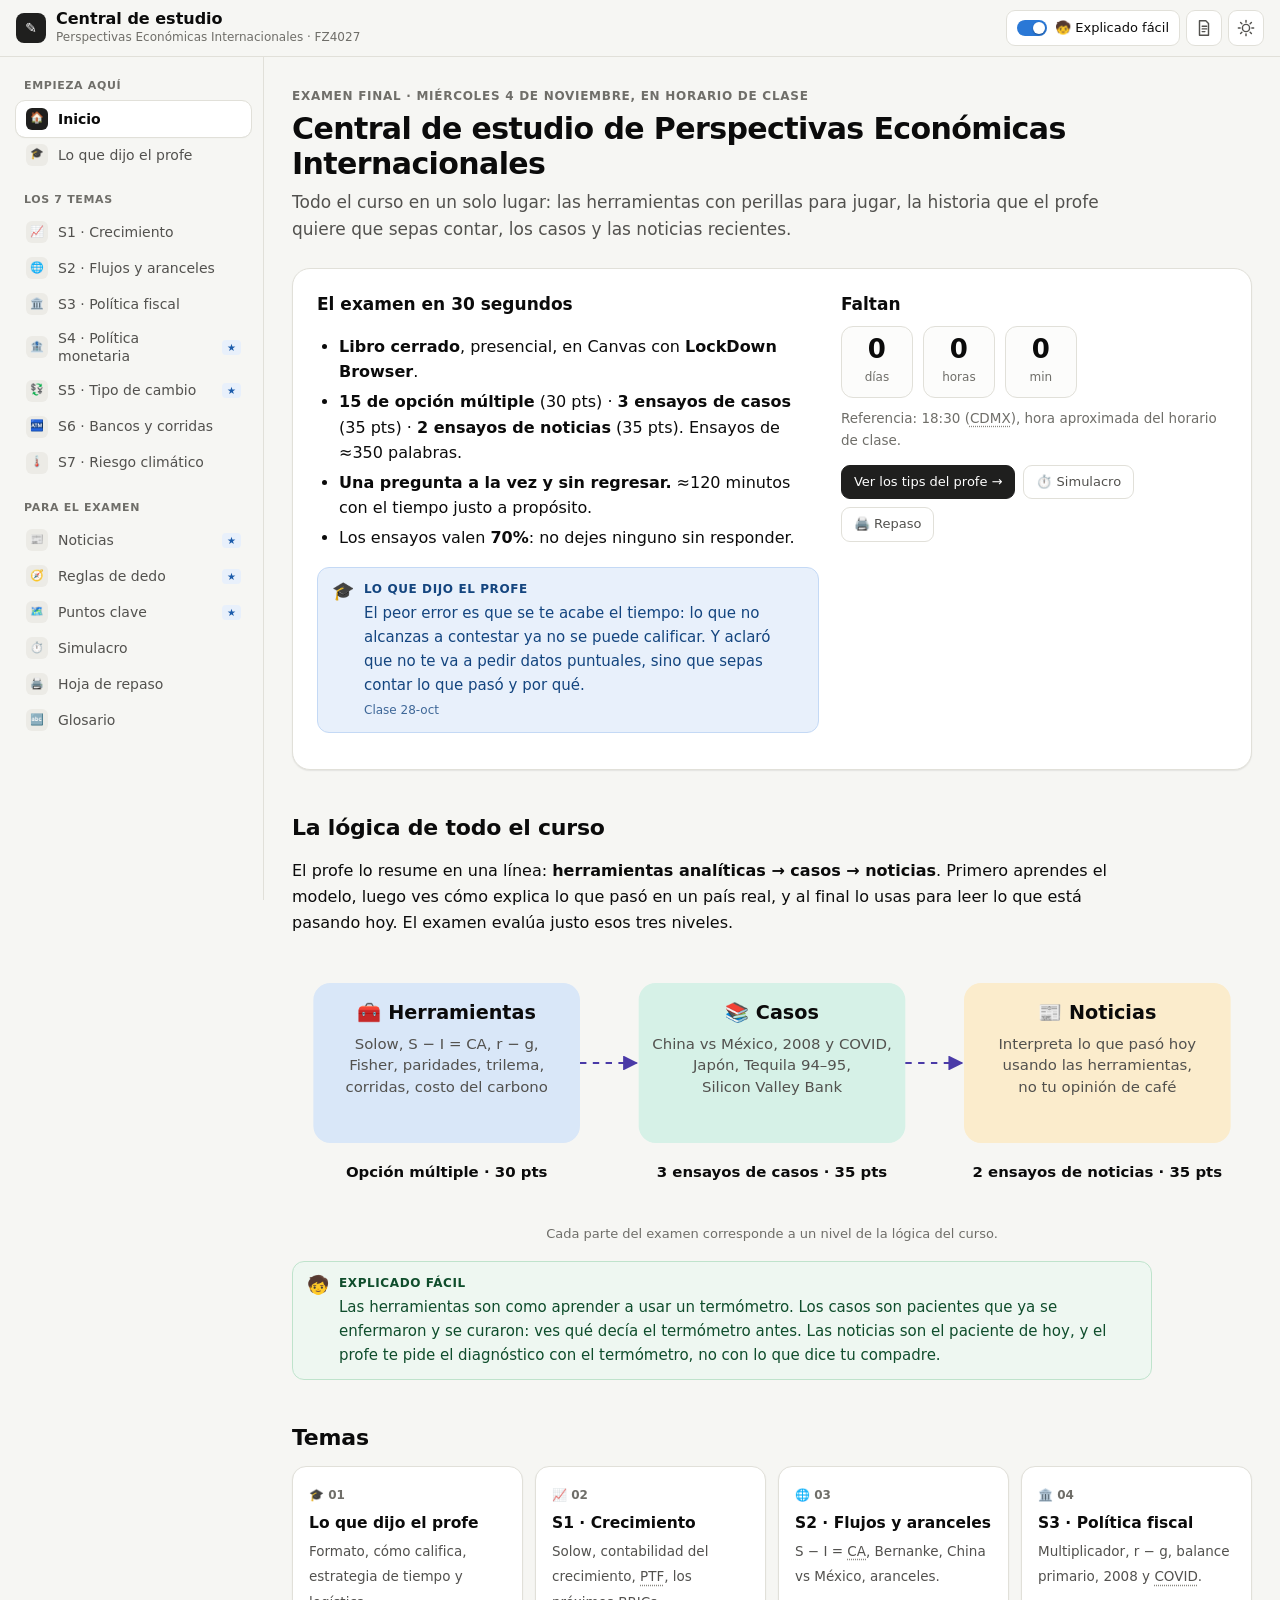
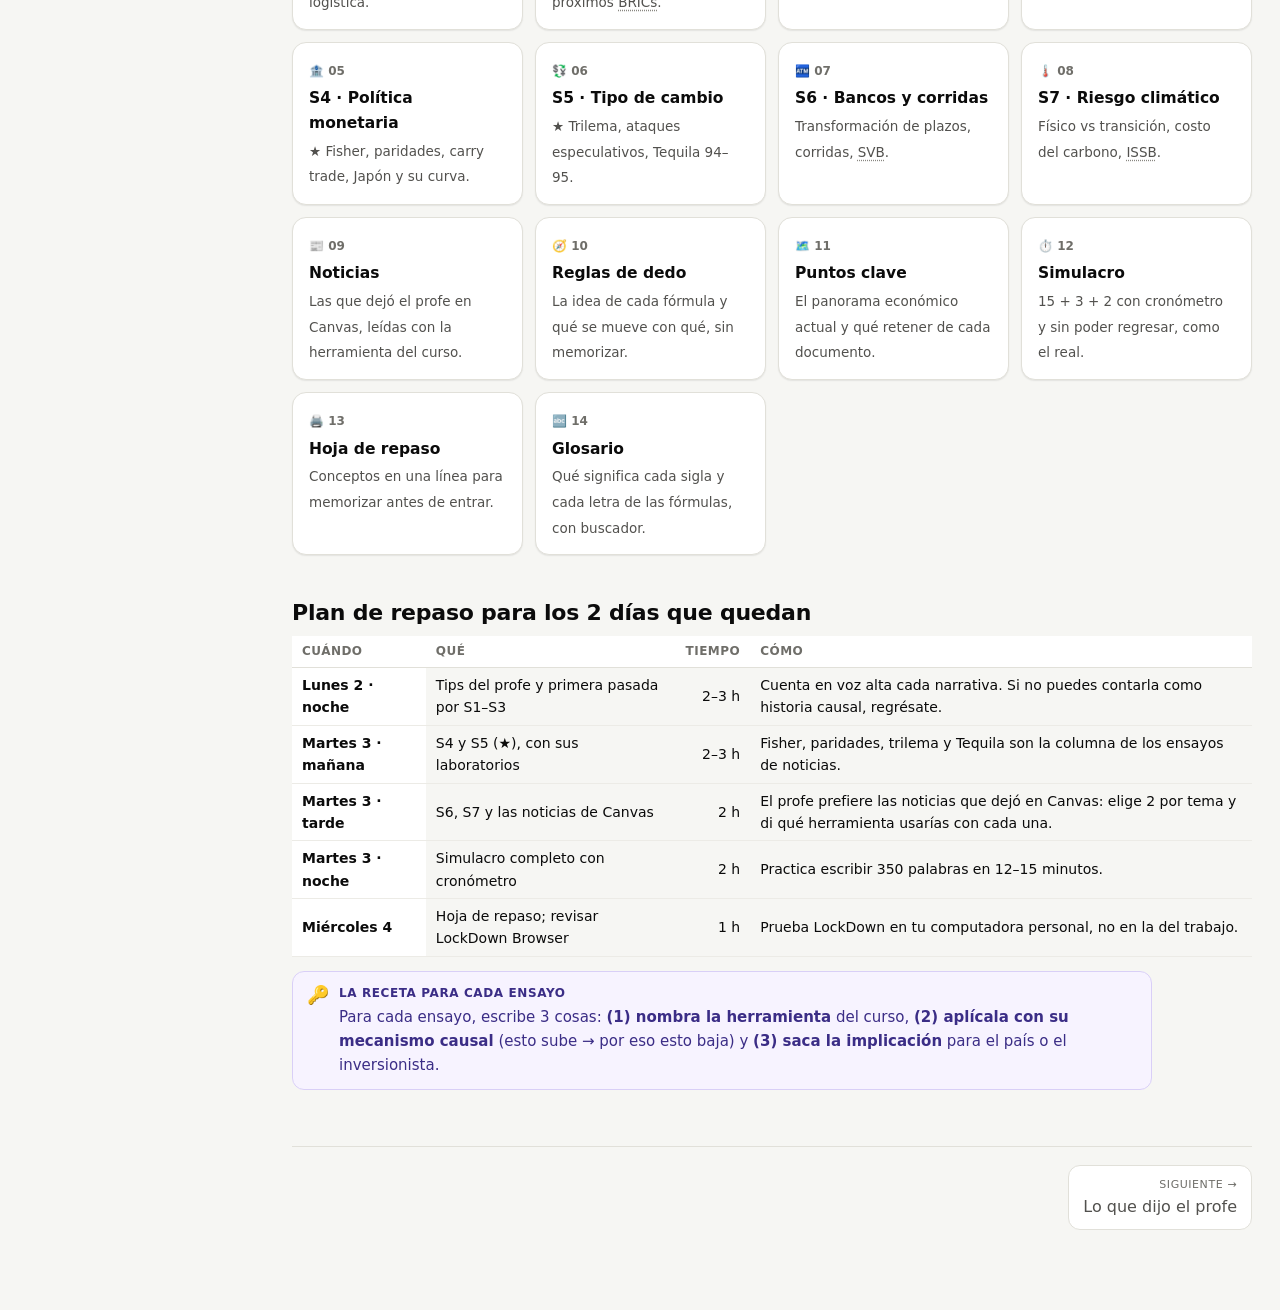
<file: index.html>
<!doctype html>
<html lang="es"><head><meta charset="utf-8"><meta name="viewport" content="width=device-width,initial-scale=1">
<title>Central de estudio · Perspectivas Económicas Internacionales</title>
<meta name="robots" content="noindex,nofollow">
<meta http-equiv="refresh" content="0; url=estudio.html">
<script>location.replace('estudio.html' + location.hash);</script>
</head><body><p><a href="estudio.html">Abrir la Central de estudio</a></p></body></html>
</file>
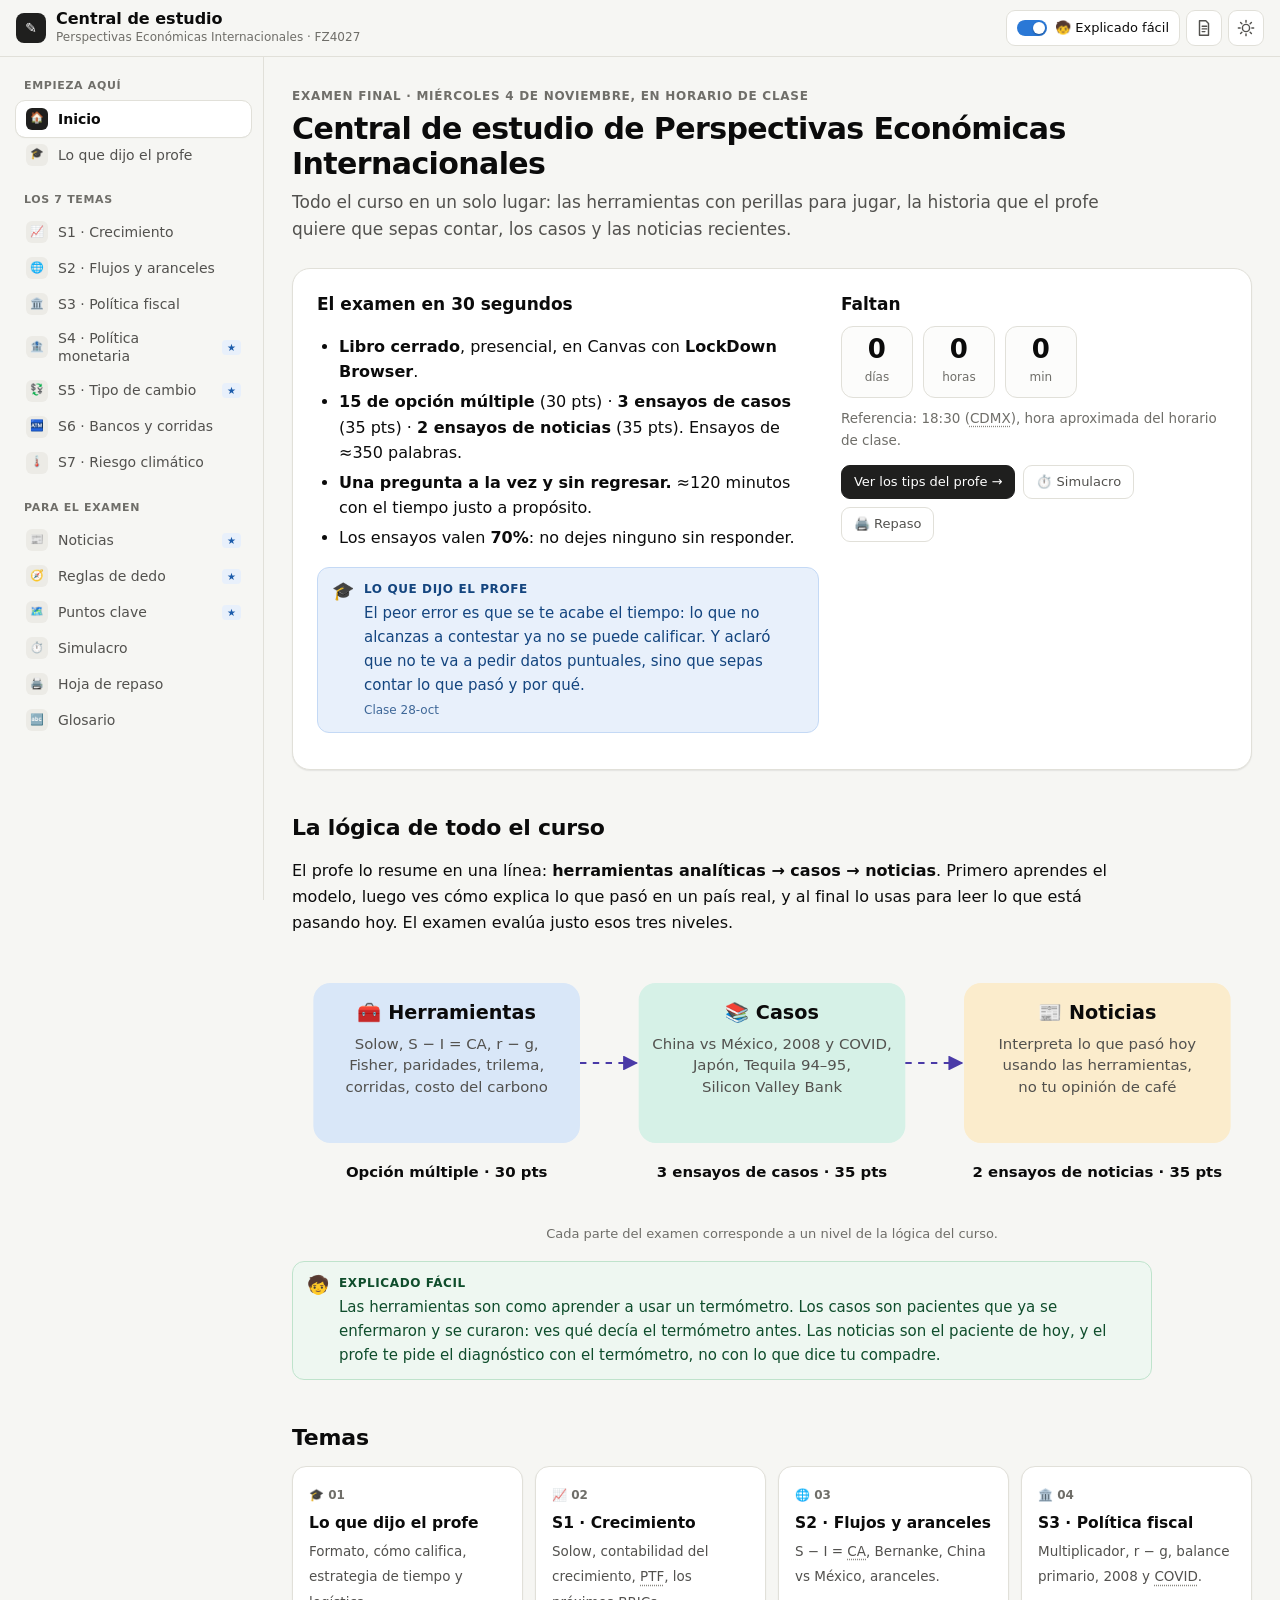
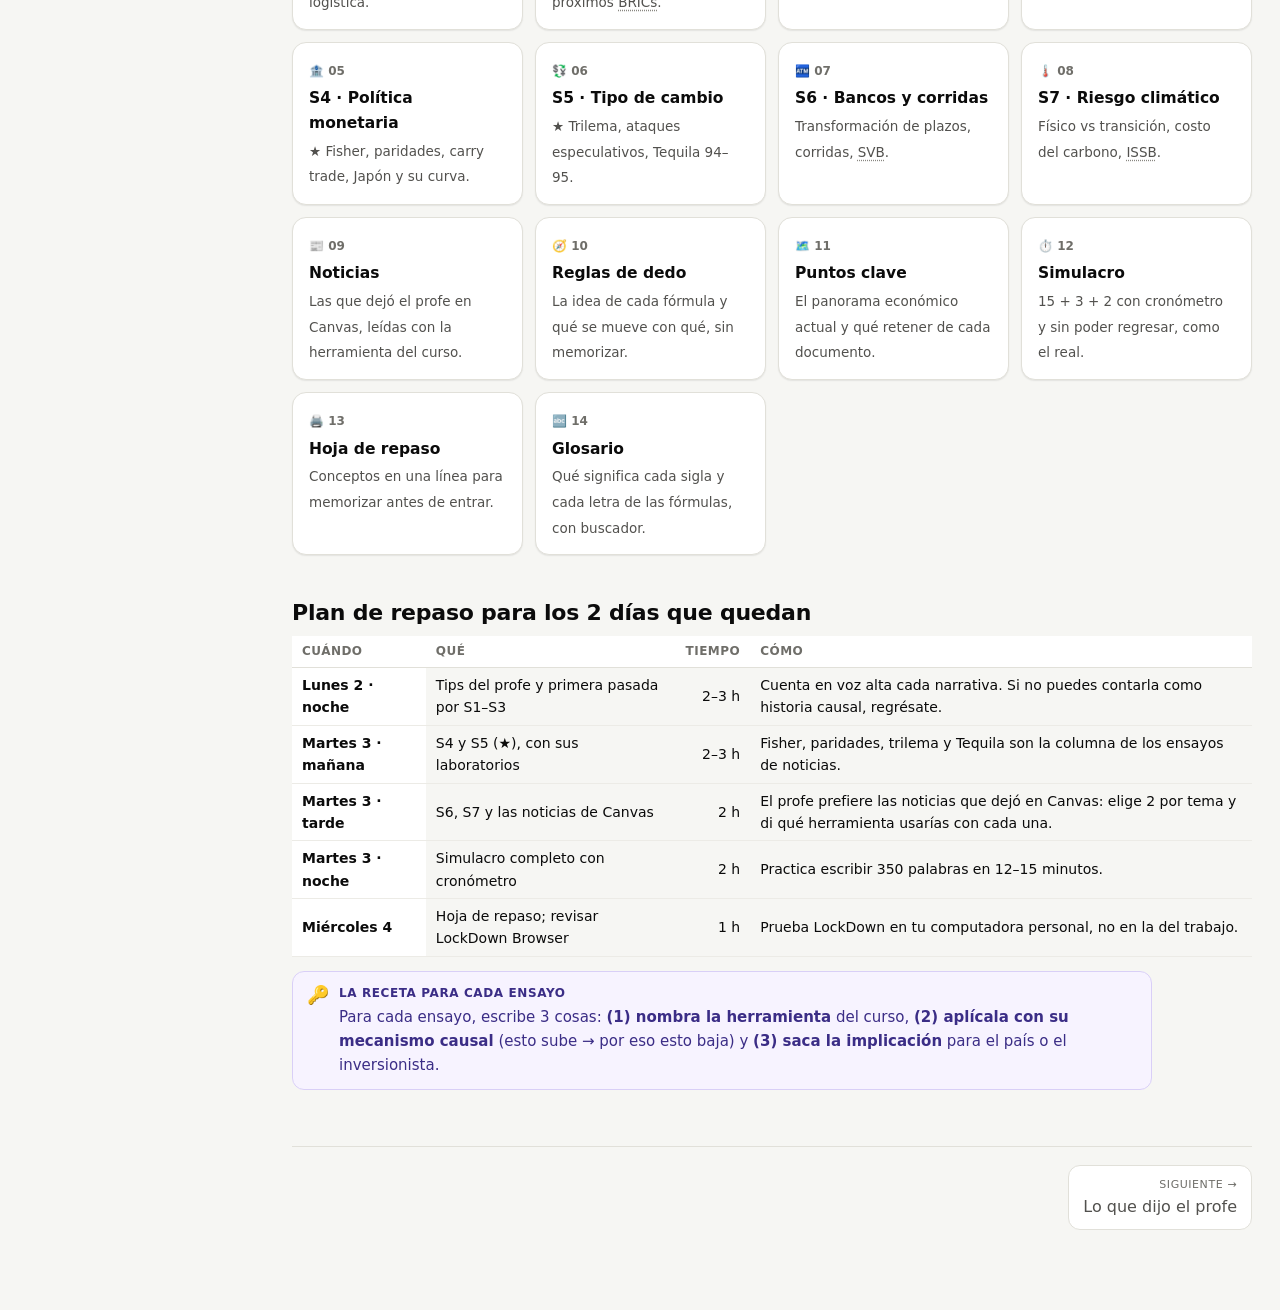
<file: estudio.html>
<!doctype html>
<html lang="es"><head><meta charset="utf-8"><meta name="viewport" content="width=device-width,initial-scale=1">
<title>Central de estudio · Perspectivas Económicas Internacionales</title>
<meta name="robots" content="noindex,nofollow">
<meta name="description" content="Guía de estudio interactiva de Perspectivas Económicas Internacionales FZ4027 (MBA EGADE): crecimiento, flujos, política fiscal y monetaria, tipo de cambio, bancos y riesgo climático.">
<link rel="stylesheet" href="css/app.css?v=8">
<link rel="stylesheet" href="css/estudio.css?v=8">
<script>try{var t=localStorage.getItem('theme');if(t)document.documentElement.setAttribute('data-theme',t);}catch(e){}</script>
</head><body class="est">
<header class="topbar">
  <div class="tb-row" style="padding:0 16px">
    <button class="icon-btn menu-btn" id="bMenu" title="Menú" aria-label="Menú"><svg viewBox="0 0 20 20"><path d="M3 5h14M3 10h14M3 15h14"/></svg></button>
    <a class="brand" href="#/inicio" style="text-decoration:none;color:inherit"><span class="logo" aria-hidden="true">✎</span><div><b>Central de estudio</b><small>Perspectivas Económicas Internacionales · FZ4027</small></div></a>
    <span class="spacer"></span>
    <div class="tb-tools">
      <button class="tog" id="bKid" title="Mostrar u ocultar las explicaciones sencillas" aria-pressed="true"><span class="sw"></span><span>🧒 Explicado fácil</span></button>
      <a class="icon-btn" href="#/repaso" title="Hoja de repaso imprimible" aria-label="Hoja de repaso"><svg viewBox="0 0 20 20"><path d="M5 2h7l3 3v13H5z"/><path d="M8 8h5M8 11h5M8 14h3"/></svg></a>
      <button class="icon-btn" id="bTheme" title="Cambiar tema claro/oscuro" aria-label="Tema"><svg viewBox="0 0 20 20"><circle cx="10" cy="10" r="4"/><path d="M10 1.5v2M10 16.5v2M1.5 10h2M16.5 10h2M4 4l1.4 1.4M14.6 14.6 16 16M4 16l1.4-1.4M14.6 5.4 16 4"/></svg></button>
    </div>
  </div>
</header>
<div class="est-layout">
  <nav class="side" id="side" aria-label="Temas"></nav>
  <main class="main" id="main"></main>
</div>
<div class="scrim2" id="scrim2"></div>
<script src="assets/echarts.min.js"></script>
<script src="js/estudio/core.js?v=8"></script>
<script src="js/estudio/glosario_datos.js?v=8"></script>
<script src="js/estudio/glosario_motor.js?v=8"></script>
<script src="js/estudio/s00_inicio.js?v=8"></script>
<script src="js/estudio/s01_examen.js?v=8"></script>
<script src="js/estudio/s10_crecimiento.js?v=8"></script>
<script src="js/estudio/s20_flujos.js?v=8"></script>
<script src="js/estudio/s30_fiscal.js?v=8"></script>
<script src="js/estudio/s40_monetaria.js?v=8"></script>
<script src="js/estudio/s50_cambio.js?v=8"></script>
<script src="js/estudio/s60_bancos.js?v=8"></script>
<script src="js/estudio/s70_clima.js?v=8"></script>
<script src="js/estudio/noticias_canvas.js?v=8"></script>
<script src="js/estudio/s80_noticias.js?v=8"></script>
<script src="js/estudio/s85_intuicion.js?v=8"></script>
<script src="js/estudio/s86_contexto.js?v=8"></script>
<script src="js/estudio/s90_simulacro.js?v=8"></script>
<script src="js/estudio/s95_repaso.js?v=8"></script>
<script src="js/estudio/s96_glosario.js?v=8"></script>
<script src="js/estudio/boot.js?v=8"></script>
</body></html>
</file>
<file: css/app.css>
/* ---------- tokens ---------- */
:root{color-scheme:light;
  --page:#f6f6f3;--surface:#fcfcfb;--card:#ffffff;--ink:#0b0b0b;--ink2:#52514e;--muted:#6f6e69;--axis:#898781;--line:#e1e0d9;--line2:#ecebe6;--grid:#ecebe6;
  --accent:#2a78d6;--accent-ink:#1c5cab;--accent-wash:#e8f0fb;--hover:#f3f2ee;--btn-on:#1f1f1e;--btn-on-ink:#ffffff;
  --note-bg:#fff7ed;--note-bd:#f6d7b0;--note-ink:#7c2d12;--shadow:0 1px 2px rgba(11,11,11,.05),0 1px 1px rgba(11,11,11,.03);--shadow-lg:0 12px 40px rgba(11,11,11,.18);
  --c1:#2a78d6;--c2:#eb6834;--c3:#1baf7a;--c4:#eda100;--c5:#4a3aa7;--c6:#e87ba4;--c7:#008300;--c8:#e34948;
  --seq0:#e8f0fb;--seq1:#1c5cab;--div-neg:#2a78d6;--div-mid:#f0efec;--div-pos:#e34948;--good:#006300;--bad:#b42318}
@media (prefers-color-scheme:dark){:root:not([data-theme="light"]){color-scheme:dark;
  --page:#0f0f0e;--surface:#1a1a19;--card:#1a1a19;--ink:#f6f5f1;--ink2:#c3c2b7;--muted:#9a9890;--axis:#8a8880;--line:#2f2f2c;--line2:#262624;--grid:#2c2c2a;
  --accent:#3987e5;--accent-ink:#86b6ef;--accent-wash:#16273d;--hover:#242422;--btn-on:#f3f2ee;--btn-on-ink:#141414;
  --note-bg:#2b2117;--note-bd:#5a3d1e;--note-ink:#f5c9a3;--shadow:0 1px 2px rgba(0,0,0,.4);--shadow-lg:0 12px 40px rgba(0,0,0,.6);
  --c1:#3987e5;--c2:#d95926;--c3:#199e70;--c4:#c98500;--c5:#9085e9;--c6:#d55181;--c7:#008300;--c8:#e66767;
  --seq0:#1f2833;--seq1:#86b6ef;--div-neg:#3987e5;--div-mid:#383835;--div-pos:#e66767;--good:#0ca30c;--bad:#f97066}}
:root[data-theme="dark"]{color-scheme:dark;
  --page:#0f0f0e;--surface:#1a1a19;--card:#1a1a19;--ink:#f6f5f1;--ink2:#c3c2b7;--muted:#9a9890;--axis:#8a8880;--line:#2f2f2c;--line2:#262624;--grid:#2c2c2a;
  --accent:#3987e5;--accent-ink:#86b6ef;--accent-wash:#16273d;--hover:#242422;--btn-on:#f3f2ee;--btn-on-ink:#141414;
  --note-bg:#2b2117;--note-bd:#5a3d1e;--note-ink:#f5c9a3;--shadow:0 1px 2px rgba(0,0,0,.4);--shadow-lg:0 12px 40px rgba(0,0,0,.6);
  --c1:#3987e5;--c2:#d95926;--c3:#199e70;--c4:#c98500;--c5:#9085e9;--c6:#d55181;--c7:#008300;--c8:#e66767;
  --seq0:#1f2833;--seq1:#86b6ef;--div-neg:#3987e5;--div-mid:#383835;--div-pos:#e66767;--good:#0ca30c;--bad:#f97066}

/* ---------- base ---------- */
*{box-sizing:border-box}html{scroll-behavior:smooth;scroll-padding-top:calc(var(--hdr,110px) + 12px)}
body{margin:0;background:var(--page);color:var(--ink);font:15px/1.5 system-ui,-apple-system,"Segoe UI",Roboto,sans-serif;-webkit-font-smoothing:antialiased;overflow-x:hidden}
.wrap{max-width:1360px;margin:0 auto;padding-left:16px;padding-right:16px}
a{color:var(--accent-ink)}
button{font:inherit;color:inherit}
h2{font-size:20px;line-height:1.3;margin:40px 0 4px;letter-spacing:-.01em}
h3{font-size:15px;margin:22px 0 10px;color:var(--ink2);font-weight:600}
.sub{color:var(--ink2);margin:0 0 14px;font-size:14px;max-width:80ch}
.hide{display:none!important}
.tag{display:inline-block;font-size:11px;line-height:1;padding:3px 6px;border-radius:5px;background:var(--accent-wash);color:var(--accent-ink);font-weight:600;vertical-align:1px}
.num{font-variant-numeric:tabular-nums}

/* ---------- top bar ---------- */
.topbar{position:sticky;top:0;z-index:30;background:color-mix(in srgb,var(--page) 88%,transparent);backdrop-filter:saturate(1.4) blur(10px);border-bottom:1px solid var(--line)}
.tb-row{display:flex;align-items:center;gap:12px;min-height:56px}
.brand{display:flex;align-items:center;gap:10px;flex:none}.brand b{display:block;font-size:16px;line-height:1.2}.brand small{display:block;color:var(--muted);font-size:12px}
.logo{width:30px;height:30px;border-radius:8px;display:grid;place-items:center;background:var(--btn-on);color:var(--btn-on-ink);font-size:14px}
.tabs{display:flex;gap:2px;margin:0 auto;padding:3px;background:var(--line2);border-radius:10px;overflow-x:auto;scrollbar-width:none;max-width:100%}
.tabs::-webkit-scrollbar{display:none}
.tabs button{border:0;background:transparent;padding:7px 14px;border-radius:8px;cursor:pointer;white-space:nowrap;font-size:14px;color:var(--ink2)}
.tabs button:hover{color:var(--ink)}
.tabs button.on{background:var(--card);color:var(--ink);font-weight:600;box-shadow:var(--shadow)}
.tabs .new{font-size:10px;font-weight:700;letter-spacing:.04em;text-transform:uppercase;color:var(--accent-ink);background:var(--accent-wash);border-radius:4px;padding:2px 5px;margin-right:6px;vertical-align:1px}
.tb-tools{display:flex;gap:6px;flex:none}
.icon-btn{width:36px;height:36px;display:grid;place-items:center;border:1px solid var(--line);border-radius:9px;background:var(--card);cursor:pointer;color:var(--ink2);font-size:16px}
.icon-btn:hover{color:var(--ink);background:var(--hover)}
.icon-btn svg{width:18px;height:18px;fill:none;stroke:currentColor;stroke-width:1.6;stroke-linecap:round;stroke-linejoin:round}
.tb-sub{min-height:48px;gap:10px;flex-wrap:wrap;padding-top:2px;padding-bottom:8px}
.tb-sub:empty{display:none}
.ctl{display:flex;align-items:center;gap:8px;font-size:13px;color:var(--muted)}
.seg{display:inline-flex;border:1px solid var(--line);border-radius:9px;background:var(--card);padding:2px;gap:2px}
.seg button{border:0;background:transparent;padding:5px 10px;border-radius:7px;cursor:pointer;font-size:13px;color:var(--ink2);display:inline-flex;align-items:center;gap:6px;white-space:nowrap}
.seg button:hover{background:var(--hover);color:var(--ink)}
.seg button.on{background:var(--btn-on);color:var(--btn-on-ink);font-weight:600}
.seg button:disabled{opacity:.35;cursor:not-allowed;background:transparent}
.seg svg{width:16px;height:16px;fill:none;stroke:currentColor;stroke-width:1.6;stroke-linecap:round;stroke-linejoin:round;flex:none}
.tog{display:inline-flex;align-items:center;gap:8px;border:1px solid var(--line);border-radius:9px;padding:5px 10px;background:var(--card);font-size:13px;cursor:pointer;user-select:none;color:var(--ink2);white-space:nowrap}
.tog .sw{width:30px;height:16px;border-radius:8px;background:var(--line);position:relative;transition:background .15s;flex:none}
.tog .sw::after{content:"";position:absolute;top:2px;left:2px;width:12px;height:12px;border-radius:50%;background:#fff;box-shadow:0 1px 2px rgba(0,0,0,.3);transition:left .15s}
.tog.on{color:var(--ink)}.tog.on .sw{background:var(--accent)}.tog.on .sw::after{left:16px}
select.sel{font:inherit;font-size:13px;color:var(--ink);background:var(--card);border:1px solid var(--line);border-radius:9px;padding:6px 28px 6px 10px;appearance:none;cursor:pointer;
  background-image:linear-gradient(45deg,transparent 50%,var(--muted) 50%),linear-gradient(135deg,var(--muted) 50%,transparent 50%);background-position:calc(100% - 15px) 52%,calc(100% - 10px) 52%;background-size:5px 5px;background-repeat:no-repeat;max-width:100%}
.spacer{flex:1}
.lbl-s{display:inline}
@media(max-width:1100px){.tb-row:first-child{flex-wrap:wrap;padding-top:8px;padding-bottom:8px;row-gap:8px}.tabs{order:3;margin:0;width:100%}.tb-tools{margin-left:auto}}
@media(max-width:720px){.seg .lbl-s{display:none}.seg button{padding:6px 8px}
  .tb-sub{flex-wrap:nowrap;overflow-x:auto;scrollbar-width:none;min-height:44px;padding-bottom:6px}.tb-sub::-webkit-scrollbar{display:none}.tb-sub .spacer{display:none}
  .brand small{display:none}.tb-row:first-child{row-gap:6px;padding-top:6px;padding-bottom:6px}.icon-btn{width:32px;height:32px}.hero h1{font-size:22px}h2{font-size:18px;margin-top:32px}}

/* ---------- page header / sections ---------- */
.hero{padding:22px 0 4px}
.hero h1{font-size:26px;margin:0 0 6px;letter-spacing:-.02em;line-height:1.2}
.toc{display:flex;gap:6px;flex-wrap:wrap;margin:10px 0 0}
.toc a{font-size:13px;text-decoration:none;color:var(--ink2);border:1px solid var(--line);background:var(--card);border-radius:999px;padding:4px 11px}
.toc a:hover{color:var(--ink);border-color:var(--axis)}
.chips{display:grid;grid-template-columns:repeat(auto-fill,minmax(220px,1fr));gap:8px;margin:14px 0 6px}
.chip{display:flex;align-items:center;gap:10px;background:var(--card);border:1px solid var(--line);border-radius:10px;padding:9px 12px;min-width:0}
.chip b{font-size:14px;white-space:nowrap}.chip span{color:var(--muted);font-size:12px;overflow:hidden;text-overflow:ellipsis;white-space:nowrap}
.sw-dot{width:12px;height:12px;border-radius:3px;flex:none;display:inline-block}
.sw-dot.co{border-radius:50%;}
.note{background:var(--note-bg);border:1px solid var(--note-bd);border-radius:10px;padding:10px 14px;font-size:14px;color:var(--note-ink);margin:12px 0}

/* ---------- cards ---------- */
.card{background:var(--card);border:1px solid var(--line);border-radius:12px;box-shadow:var(--shadow);min-width:0;display:flex;flex-direction:column}
.card-h{display:flex;flex-wrap:wrap;align-items:flex-start;gap:6px 8px;padding:12px 12px 0 14px}
.card-t{flex:1 1 230px;min-width:0}
.card-t b{display:block;font-size:15px;line-height:1.3}
.card-t button.lnk{all:unset;cursor:pointer;font-weight:600;font-size:15px;line-height:1.3;border-bottom:1px dashed var(--axis)}
.card-t button.lnk:hover{color:var(--accent-ink);border-color:var(--accent-ink)}
.card-t small{display:block;color:var(--muted);font-size:12px;margin-top:2px}
.card-a{display:flex;gap:4px;flex:none;align-items:center;margin-left:auto}
.card-a .seg button{padding:4px 6px}
.mini{width:28px;height:28px;display:grid;place-items:center;border:1px solid transparent;border-radius:7px;background:transparent;cursor:pointer;color:var(--muted)}
.mini:hover{background:var(--hover);color:var(--ink);border-color:var(--line)}
.mini svg{width:16px;height:16px;fill:none;stroke:currentColor;stroke-width:1.6;stroke-linecap:round;stroke-linejoin:round}
.chart{width:100%;position:relative}
.card-f{padding:0 14px 12px;font-size:13px;color:var(--ink2)}
.card-f .insight{margin:0}
.badge-n{display:inline-block;margin:6px 14px 0;font-size:11px;color:var(--muted);border:1px dashed var(--line);border-radius:6px;padding:2px 6px}
.grid{display:grid;grid-template-columns:repeat(auto-fill,minmax(300px,1fr));gap:12px}
.grid2{display:grid;grid-template-columns:repeat(auto-fit,minmax(min(100%,520px),1fr));gap:12px}
.stack>*+*{margin-top:12px}
.menu{position:relative}
.menu-pop{position:absolute;right:0;top:32px;z-index:15;background:var(--card);border:1px solid var(--line);border-radius:10px;box-shadow:var(--shadow-lg);padding:4px;min-width:210px;display:none}
.menu-pop.open{display:block}
.menu-pop button{display:flex;width:100%;gap:8px;align-items:center;border:0;background:transparent;padding:8px 10px;border-radius:7px;cursor:pointer;font-size:13px;text-align:left;color:var(--ink)}
.menu-pop button:hover{background:var(--hover)}
.menu-pop hr{border:0;border-top:1px solid var(--line);margin:4px}
.menu-pop .mh{font-size:11px;color:var(--muted);padding:6px 10px 2px;text-transform:uppercase;letter-spacing:.05em}
.menu-pop button.on{font-weight:600}
.menu-pop button.on::after{content:"✓";margin-left:auto;color:var(--accent-ink)}

/* ---------- tables ---------- */
.tbl{overflow:auto;max-height:72vh;border-radius:12px}
table{border-collapse:collapse;width:100%;font-size:13px}
th,td{padding:7px 10px;border-bottom:1px solid var(--line2);text-align:right;white-space:nowrap;font-variant-numeric:tabular-nums}
th:first-child,td:first-child{text-align:left;position:sticky;left:0;background:var(--card);z-index:1}
th{background:var(--card);position:sticky;top:0;z-index:2;color:var(--ink2);font-weight:600;font-size:12px}
th:first-child{z-index:3}
tr.cat td{background:var(--line2);font-weight:700;text-align:left;font-size:12px;color:var(--ink2);text-transform:uppercase;letter-spacing:.04em}
td button.it,th button.it{all:unset;cursor:pointer;border-bottom:1px dashed var(--axis)}td button.it:hover,th button.it:hover{color:var(--accent-ink)}
.th-sw{display:inline-block;width:8px;height:8px;border-radius:2px;margin-right:6px;vertical-align:0}
.bdg{display:inline-block;padding:2px 9px;border-radius:999px;font-weight:600;font-size:12px;border:1px solid var(--line);background:var(--card)}

/* ---------- comparador ---------- */
.lab{display:grid;grid-template-columns:320px minmax(0,1fr);gap:14px;align-items:start;margin-top:14px}
.lab-side{position:sticky;top:calc(var(--hdr,60px) + 12px);max-height:calc(100vh - var(--hdr,60px) - 24px);overflow:auto;display:flex;flex-direction:column;gap:12px;padding-bottom:4px}
.panel{background:var(--card);border:1px solid var(--line);border-radius:12px;padding:12px 14px}
.panel h4{margin:0 0 8px;font-size:12px;text-transform:uppercase;letter-spacing:.05em;color:var(--muted);display:flex;align-items:center;gap:6px}
.panel h4 .spacer{flex:1}
.panel h4 button{all:unset;cursor:pointer;color:var(--accent-ink);font-size:12px;text-transform:none;letter-spacing:0}
.ents{display:grid;grid-template-columns:1fr 1fr;gap:6px}
.ent{display:flex;align-items:center;gap:8px;padding:7px 9px;border:1px solid var(--line);border-radius:9px;background:var(--card);cursor:pointer;font-size:13px;user-select:none;min-width:0}
.ent span{overflow:hidden;text-overflow:ellipsis;white-space:nowrap}
.ent:hover{border-color:var(--axis)}
.ent.on{border-color:var(--ink);box-shadow:inset 0 0 0 1px var(--ink);font-weight:600}
.ent:not(.on) .sw-dot{opacity:.35}
.presets{display:flex;flex-wrap:wrap;gap:6px}
.pill{border:1px solid var(--line);background:var(--card);border-radius:999px;padding:4px 10px;font-size:12px;cursor:pointer;color:var(--ink2)}
.pill:hover{border-color:var(--axis);color:var(--ink)}
.pill.on{background:var(--btn-on);color:var(--btn-on-ink);border-color:var(--btn-on)}
.items{display:flex;flex-direction:column;gap:2px;max-height:none}
.items details{border-top:1px solid var(--line2)}
.items summary{cursor:pointer;padding:7px 0;font-size:13px;font-weight:600;color:var(--ink2);list-style:none;display:flex;align-items:center;gap:6px}
.items summary::before{content:"▸";font-size:10px;color:var(--muted);transition:transform .15s}
.items details[open] summary::before{transform:rotate(90deg)}
.items summary .cnt{margin-left:auto;font-weight:400;color:var(--muted);font-size:12px}
.items label{display:flex;align-items:center;gap:8px;font-size:13px;padding:4px 2px 4px 14px;cursor:pointer;border-radius:6px}
.items label:hover{background:var(--hover)}
.items label.na{color:var(--muted);cursor:not-allowed}
.items input{accent-color:var(--accent);margin:0}
.lab-main{min-width:0;display:flex;flex-direction:column;gap:12px}
.lab-bar{display:flex;flex-wrap:wrap;gap:8px;align-items:center}
.find{display:flex;flex-direction:column;gap:6px}
.find .rw{display:flex;gap:8px;align-items:baseline;font-size:13px}
.find .rw b{min-width:0}
.dev-bar{height:8px;border-radius:4px;background:var(--line2);position:relative;flex:1;min-width:60px}
.dev-bar i{position:absolute;top:0;bottom:0;border-radius:4px}
@media(max-width:960px){.lab{grid-template-columns:1fr}.lab-side{position:static;max-height:none}}

/* ---------- drawer ---------- */
.scrim{position:fixed;inset:0;background:rgba(0,0,0,.28);z-index:40;opacity:0;pointer-events:none;transition:opacity .2s}
.scrim.open{opacity:1;pointer-events:auto}
.drawer{position:fixed;top:0;right:0;bottom:0;width:min(560px,100vw);background:var(--surface);z-index:50;box-shadow:var(--shadow-lg);transform:translateX(102%);transition:transform .25s ease;display:flex;flex-direction:column;border-left:1px solid var(--line)}
.drawer.open{transform:none}
.dr-head{display:flex;align-items:center;gap:8px;padding:10px 12px;border-bottom:1px solid var(--line)}
.dr-title{flex:1;min-width:0;font-weight:600;font-size:15px;overflow:hidden;text-overflow:ellipsis;white-space:nowrap}
.dr-body{overflow:auto;padding:16px 18px 40px;font-size:14px}
.dr-body h5{font-size:12px;text-transform:uppercase;letter-spacing:.05em;color:var(--muted);margin:20px 0 6px}
.dr-body p{margin:0 0 8px;color:var(--ink2)}
.dr-kicker{font-size:12px;color:var(--muted);margin-bottom:4px}
.dr-name{font-size:22px;font-weight:700;letter-spacing:-.01em;margin:0 0 4px;line-height:1.25}
.formula{background:var(--card);border:1px solid var(--line);border-radius:10px;padding:14px;font-size:15px;color:var(--ink);text-align:center;line-height:1.8;overflow-x:auto}
.frac{display:inline-flex;flex-direction:column;vertical-align:middle;text-align:center;margin:0 4px;line-height:1.35}
.frac>span:first-child{border-bottom:1.5px solid currentColor;padding:0 6px 2px}.frac>span:last-child{padding:2px 6px 0}
.rel{display:flex;flex-wrap:wrap;gap:6px}
.callout{border-left:3px solid var(--accent);background:var(--accent-wash);padding:10px 12px;border-radius:0 8px 8px 0;color:var(--ink);margin:8px 0}
.callout p{color:var(--ink)}
.dr-body table{font-size:12.5px}
.dr-body .tbl{border:1px solid var(--line);max-height:none;background:var(--card)}
.gloss-list{display:flex;flex-direction:column}
.gloss-list button{all:unset;cursor:pointer;padding:8px 6px;border-bottom:1px solid var(--line2);display:flex;gap:8px;align-items:baseline}
.gloss-list button:hover{background:var(--hover)}
.gloss-list small{color:var(--muted);margin-left:auto;font-size:12px;white-space:nowrap}
.search{width:100%;font:inherit;padding:9px 12px;border:1px solid var(--line);border-radius:9px;background:var(--card);color:var(--ink);margin-bottom:10px}
.foot{color:var(--muted);font-size:13px;padding-top:28px;padding-bottom:48px}
@media (prefers-reduced-motion:reduce){*{transition:none!important;scroll-behavior:auto!important}}
.pick>summary{cursor:pointer;font-size:13px;color:var(--accent-ink);padding:4px 0;list-style:none}
.pick>summary::-webkit-details-marker,.items summary::-webkit-details-marker{display:none}
.pick[open]>summary{color:var(--muted)}
.dr-body th{white-space:normal;vertical-align:bottom;line-height:1.3}.dr-body th,.dr-body td{padding:6px 7px}.dr-body td:last-child{white-space:normal}
/* tipos no disponibles: icono en trama de semitono (halftone) */
.seg button:disabled,.menu-pop button:disabled{opacity:.55;cursor:not-allowed;background:transparent!important;color:var(--muted)}
.seg button:disabled svg,.menu-pop button:disabled svg{-webkit-mask:radial-gradient(circle,#000 .95px,transparent 1.15px) 0 0/2.6px 2.6px;mask:radial-gradient(circle,#000 .95px,transparent 1.15px) 0 0/2.6px 2.6px;stroke-width:2.4}
.seg button:disabled .lbl-s{text-decoration:line-through;text-decoration-color:var(--line)}
.menu-pop button:disabled:hover{background:transparent}
/* exportar imagen */
.modal{position:fixed;inset:0;z-index:60;background:rgba(0,0,0,.4);display:none;align-items:center;justify-content:center;padding:16px}
.modal.open{display:flex}
.modal-c{background:var(--surface);border:1px solid var(--line);border-radius:14px;box-shadow:var(--shadow-lg);width:min(1100px,100%);max-height:calc(100vh - 32px);display:flex;flex-direction:column;overflow:hidden}
.exp-b{display:grid;grid-template-columns:minmax(0,1fr) 300px;gap:16px;padding:16px;overflow:auto}
.exp-prev{display:flex;align-items:center;justify-content:center;background:var(--line2);border-radius:10px;padding:12px;min-height:240px}
.exp-prev img{max-width:100%;max-height:64vh;box-shadow:0 2px 12px rgba(0,0,0,.18);border-radius:4px}
.exp-prev.chk{background:repeating-conic-gradient(#cfcfcb 0 25%,#f4f4f1 0 50%) 0 0/16px 16px}
.exp-o{display:flex;flex-direction:column;gap:8px}
.exp-o .seg{flex-wrap:wrap}
@media(max-width:760px){.exp-b{grid-template-columns:1fr}}
</file>
<file: css/estudio.css>
/* Central de estudio — estilos propios. Se carga DESPUÉS de css/app.css (de ahí salen tokens, topbar, .seg, .tog, .icon-btn, .frac). */
:root{--side:264px;--read:860px;--kid-bg:#eef7f1;--kid-bd:#bfe3cc;--kid-ink:#0f4d2c;--warn-bg:#fdf0ef;--warn-bd:#f3c4c0;--warn-ink:#8a1c14;
  --tip-bg:var(--accent-wash);--tip-bd:#c4d9f5;--tip-ink:#14457f;--key-bg:#f7f3ff;--key-bd:#d9cff7;--key-ink:#3b2d86}
@media (prefers-color-scheme:dark){:root:not([data-theme="light"]){--kid-bg:#14251b;--kid-bd:#24513a;--kid-ink:#a6e3bf;--warn-bg:#2a1615;--warn-bd:#5c2622;--warn-ink:#f6b0a8;
  --tip-bd:#24476f;--tip-ink:#a9cbf5;--key-bg:#1e1a33;--key-bd:#3c3370;--key-ink:#cbc2fa}}
:root[data-theme="dark"]{--kid-bg:#14251b;--kid-bd:#24513a;--kid-ink:#a6e3bf;--warn-bg:#2a1615;--warn-bd:#5c2622;--warn-ink:#f6b0a8;
  --tip-bd:#24476f;--tip-ink:#a9cbf5;--key-bg:#1e1a33;--key-bd:#3c3370;--key-ink:#cbc2fa}

body.est{font-size:16px;line-height:1.6}
.est .topbar .tb-row{min-height:56px}
.est-layout{display:grid;grid-template-columns:var(--side) minmax(0,1fr);gap:0;max-width:1440px;margin:0 auto}
/* ---------- sidebar ---------- */
.side{position:sticky;top:57px;height:calc(100vh - 57px);overflow-y:auto;padding:16px 12px 40px 16px;border-right:1px solid var(--line);scrollbar-width:thin}
.side h6{font-size:11px;text-transform:uppercase;letter-spacing:.06em;color:var(--muted);margin:18px 8px 6px;font-weight:700}
.side h6:first-child{margin-top:4px}
.side a{display:flex;align-items:center;gap:10px;padding:7px 10px;border-radius:9px;text-decoration:none;color:var(--ink2);font-size:14px;line-height:1.3}
.side a:hover{background:var(--hover);color:var(--ink)}
.side a.on{background:var(--card);color:var(--ink);font-weight:600;box-shadow:var(--shadow);outline:1px solid var(--line)}
.side a .n{width:22px;height:22px;border-radius:6px;display:grid;place-items:center;font-size:11px;font-weight:700;background:var(--line2);color:var(--ink2);flex:none}
.side a.on .n{background:var(--btn-on);color:var(--btn-on-ink)}
.side a .dot{margin-left:auto;font-size:10px;font-weight:700;color:var(--accent-ink);background:var(--accent-wash);border-radius:4px;padding:1px 5px}
.side a .dot.no{color:var(--muted);background:var(--line2)}
.menu-btn{display:none}
@media(max-width:980px){.est-layout{grid-template-columns:minmax(0,1fr)}.menu-btn{display:grid}
  .side{position:fixed;z-index:45;left:0;top:0;bottom:0;height:100vh;width:min(300px,86vw);background:var(--surface);transform:translateX(-102%);transition:transform .2s ease;box-shadow:var(--shadow-lg)}
  .side.open{transform:none}}
.scrim2{position:fixed;inset:0;background:rgba(0,0,0,.35);z-index:44;display:none}.scrim2.on{display:block}

/* ---------- main content ---------- */
.main{min-width:0;padding:8px 28px 80px}
@media(max-width:720px){.main{padding:4px 16px 60px}}
.sec-head{max-width:var(--read);padding:22px 0 6px}
.sec-head .kicker{font-size:12px;font-weight:700;letter-spacing:.06em;text-transform:uppercase;color:var(--muted);display:flex;gap:8px;align-items:center;flex-wrap:wrap}
.sec-head h1{font-size:30px;line-height:1.15;letter-spacing:-.02em;margin:6px 0 8px}
.sec-head .lead{font-size:17px;color:var(--ink2);margin:0}
@media(max-width:720px){.sec-head h1{font-size:24px}.sec-head .lead{font-size:15.5px}}
.badge{display:inline-flex;align-items:center;gap:5px;font-size:11px;font-weight:700;letter-spacing:.02em;border-radius:999px;padding:3px 9px;text-transform:none}
.badge.in{background:var(--accent-wash);color:var(--accent-ink)}
.badge.star{background:#fff1d6;color:#7a4b00}.est [data-theme="dark"] .badge.star{background:#3a2a0c}
@media (prefers-color-scheme:dark){:root:not([data-theme="light"]) .badge.star{background:#3a2a0c;color:#f6cf86}}
:root[data-theme="dark"] .badge.star{background:#3a2a0c;color:#f6cf86}
.badge.out{background:var(--line2);color:var(--muted)}
.prose{max-width:var(--read)}
.prose p,.prose li{max-width:76ch}
.main h2{font-size:22px;margin:44px 0 8px;letter-spacing:-.01em;scroll-margin-top:80px}
.main h3{font-size:17px;margin:28px 0 8px;color:var(--ink);font-weight:650}
.main h2 .hn{color:var(--muted);font-weight:600;margin-right:6px}
.main ul,.main ol{padding-left:22px}.main li{margin:4px 0}
.muted{color:var(--muted)}.small{font-size:13.5px}
.good{color:var(--good)}.bad{color:var(--bad)}
hr.sep{border:0;border-top:1px solid var(--line);margin:36px 0}

/* ---------- callouts ---------- */
.co{border-radius:12px;padding:12px 16px 12px 46px;margin:14px 0;position:relative;max-width:var(--read);font-size:15px;border:1px solid}
.co::before{position:absolute;left:14px;top:11px;font-size:18px;line-height:1.3}
.co>b:first-child{display:block;font-size:12px;text-transform:uppercase;letter-spacing:.05em;margin-bottom:2px}
.co p{margin:4px 0}
.co.tip{background:var(--tip-bg);border-color:var(--tip-bd);color:var(--tip-ink)}.co.tip::before{content:"🎓"}
.co.warn{background:var(--warn-bg);border-color:var(--warn-bd);color:var(--warn-ink)}.co.warn::before{content:"⚠️"}
.co.kid{background:var(--kid-bg);border-color:var(--kid-bd);color:var(--kid-ink)}.co.kid::before{content:"🧒"}
.co.key{background:var(--key-bg);border-color:var(--key-bd);color:var(--key-ink)}.co.key::before{content:"🔑"}
.co.note{background:var(--note-bg);border-color:var(--note-bd);color:var(--note-ink)}.co.note::before{content:"📝"}
.co q{font-style:italic}.co q::before{content:"“"}.co q::after{content:"”"}
.co .src{display:block;font-size:12px;opacity:.8;margin-top:4px}
body.kid-off .co.kid{display:none}

/* ---------- formula ---------- */
.formula{display:flex;align-items:center;flex-wrap:wrap;gap:6px 10px;background:var(--card);border:1px solid var(--line);border-left:4px solid var(--accent);border-radius:10px;padding:12px 16px;margin:12px 0;font-size:17px;max-width:var(--read);overflow-x:auto}
.formula .eq{font-weight:700}
.formula .nm{font-size:12px;color:var(--muted);width:100%;text-transform:uppercase;letter-spacing:.05em;font-weight:700}
.formula small{font-size:13px;color:var(--muted)}

/* ---------- cards & grids ---------- */
.card2{background:var(--card);border:1px solid var(--line);border-radius:14px;padding:16px 18px;box-shadow:var(--shadow);min-width:0}
.card2>h3:first-child,.card2>h4:first-child{margin-top:0}
.card2 h4{margin:0 0 6px;font-size:15px}
.g2{display:grid;grid-template-columns:repeat(2,minmax(0,1fr));gap:14px;margin:14px 0}
.g3{display:grid;grid-template-columns:repeat(3,minmax(0,1fr));gap:14px;margin:14px 0}
.g4{display:grid;grid-template-columns:repeat(4,minmax(0,1fr));gap:12px;margin:14px 0}
@media(max-width:1100px){.g4{grid-template-columns:repeat(2,minmax(0,1fr))}.g3{grid-template-columns:repeat(2,minmax(0,1fr))}}
@media(max-width:720px){.g2,.g3,.g4{grid-template-columns:minmax(0,1fr)}}
.wide{max-width:1180px}

/* ---------- concept block (ficha) ---------- */
.concept{background:var(--card);border:1px solid var(--line);border-radius:16px;padding:18px 20px;margin:20px 0;box-shadow:var(--shadow);max-width:1180px;scroll-margin-top:80px}
.concept>header{display:flex;align-items:baseline;gap:10px;flex-wrap:wrap;margin-bottom:6px}
.concept>header h3{margin:0;font-size:20px}
.concept .cols{display:grid;grid-template-columns:minmax(0,1.05fr) minmax(0,1fr);gap:22px;align-items:start}
@media(max-width:900px){.concept .cols{grid-template-columns:minmax(0,1fr)}}
.concept .co,.concept .formula{max-width:none}

/* ---------- figures / illustrations ---------- */
.fig{margin:16px 0;max-width:var(--read)}
.fig.full{max-width:1180px}
.fig svg{width:100%;height:auto;display:block}
.fig figcaption{font-size:13px;color:var(--muted);margin-top:6px;text-align:center}
/* clases de color para SVG inline (las variables CSS no funcionan como atributos de presentación) */
.ill text{fill:var(--ink);font-family:system-ui,-apple-system,"Segoe UI",Roboto,sans-serif}
.ill .t2{fill:var(--ink2)}.ill .tm{fill:var(--muted)}.ill .tw{fill:#fff}
.ill .ln{stroke:var(--ink2);fill:none;stroke-width:2}.ill .lnm{stroke:var(--axis);fill:none;stroke-width:1.5}.ill .dash{stroke-dasharray:5 4}
.ill .bg{fill:var(--card)}.ill .bg2{fill:var(--line2)}.ill .bd{stroke:var(--line);fill:var(--card);stroke-width:1.5}
.ill .f1{fill:var(--c1)}.ill .f2{fill:var(--c2)}.ill .f3{fill:var(--c3)}.ill .f4{fill:var(--c4)}.ill .f5{fill:var(--c5)}.ill .f6{fill:var(--c6)}.ill .f7{fill:var(--c7)}.ill .f8{fill:var(--c8)}
.ill .s1{stroke:var(--c1)}.ill .s2{stroke:var(--c2)}.ill .s3{stroke:var(--c3)}.ill .s4{stroke:var(--c4)}.ill .s5{stroke:var(--c5)}.ill .s6{stroke:var(--c6)}.ill .s7{stroke:var(--c7)}.ill .s8{stroke:var(--c8)}
.ill .w1{fill:color-mix(in srgb,var(--c1) 18%,var(--card))}.ill .w2{fill:color-mix(in srgb,var(--c2) 18%,var(--card))}.ill .w3{fill:color-mix(in srgb,var(--c3) 18%,var(--card))}.ill .w4{fill:color-mix(in srgb,var(--c4) 20%,var(--card))}
.ill .w5{fill:color-mix(in srgb,var(--c5) 18%,var(--card))}.ill .w6{fill:color-mix(in srgb,var(--c6) 18%,var(--card))}.ill .w7{fill:color-mix(in srgb,var(--c7) 18%,var(--card))}.ill .w8{fill:color-mix(in srgb,var(--c8) 18%,var(--card))}
.ill .fgood{fill:var(--good)}.ill .fbad{fill:var(--bad)}.ill .sgood{stroke:var(--good)}.ill .sbad{stroke:var(--bad)}
.ill .anim-flow{stroke-dasharray:6 6;animation:flow 1.2s linear infinite}
@keyframes flow{to{stroke-dashoffset:-24}}
@media (prefers-reduced-motion:reduce){.ill .anim-flow{animation:none}}

/* ---------- knobs ---------- */
.knobs{display:flex;flex-direction:column;gap:12px;background:var(--surface);border:1px solid var(--line);border-radius:12px;padding:14px 16px}
.knobs .kh{display:flex;justify-content:space-between;align-items:center;gap:8px;font-size:12px;font-weight:700;text-transform:uppercase;letter-spacing:.05em;color:var(--muted)}
.knob{display:grid;grid-template-columns:1fr auto;gap:2px 10px;align-items:center}
.knob label{font-size:14px;color:var(--ink2)}
.knob output{font-variant-numeric:tabular-nums;font-weight:700;font-size:14px;min-width:64px;text-align:right}
.knob input[type=range]{grid-column:1/-1;width:100%;accent-color:var(--accent);height:22px;margin:0;cursor:pointer}
.knob .hint{grid-column:1/-1;font-size:12px;color:var(--muted);margin-top:-2px}
.knob.changed label{color:var(--accent-ink);font-weight:600}
.btn{display:inline-flex;align-items:center;gap:6px;border:1px solid var(--line);background:var(--card);border-radius:9px;padding:6px 12px;font-size:13px;cursor:pointer;color:var(--ink2);text-decoration:none}
.btn:hover{background:var(--hover);color:var(--ink)}
.btn.pri{background:var(--btn-on);color:var(--btn-on-ink);border-color:var(--btn-on)}
.btn.sm{padding:3px 9px;font-size:12px}
.btnrow{display:flex;flex-wrap:wrap;gap:8px;margin:10px 0}
.btn.on{background:var(--accent-wash);color:var(--accent-ink);border-color:var(--accent)}

/* ---------- stat tiles ---------- */
.tiles{display:grid;grid-template-columns:repeat(auto-fill,minmax(150px,1fr));gap:10px}
.tile{background:var(--card);border:1px solid var(--line);border-radius:12px;padding:10px 12px;min-width:0}
.tile .tl{font-size:12px;color:var(--muted);line-height:1.3}
.tile .tv{font-size:22px;font-weight:700;font-variant-numeric:tabular-nums;line-height:1.25;margin-top:2px}
.tile .td{font-size:12px;font-variant-numeric:tabular-nums;color:var(--muted)}
.tile .td.up{color:var(--good)}.tile .td.dn{color:var(--bad)}
.tile.hl{border-color:var(--accent);box-shadow:0 0 0 1px var(--accent) inset}
.tile .tn{font-size:12px;color:var(--ink2);margin-top:3px;line-height:1.35}

/* ---------- charts ---------- */
.chart{width:100%;height:300px}
.chart.h220{height:220px}.chart.h360{height:360px}.chart.h420{height:420px}

/* ---------- tables ---------- */
.tbl{width:100%;border-collapse:collapse;font-size:14px;font-variant-numeric:tabular-nums}
.tbl th,.tbl td{padding:6px 10px;border-bottom:1px solid var(--line2);text-align:right;white-space:nowrap}
.tbl th:first-child,.tbl td:first-child{text-align:left;white-space:normal}
.tbl thead th{font-size:12px;color:var(--muted);font-weight:700;text-transform:uppercase;letter-spacing:.04em;border-bottom:1px solid var(--line)}
.tbl tr.tot td{font-weight:700;border-top:1px solid var(--axis)}
.tbl tr.sub td{color:var(--muted);font-size:13px}
.tbl td.pos{color:var(--good)}.tbl td.neg{color:var(--bad)}
.tblwrap{overflow-x:auto;max-width:100%}

/* ---------- reveal / quiz ---------- */
details.reveal{border:1px solid var(--line);border-radius:12px;background:var(--card);margin:12px 0;max-width:var(--read)}
details.reveal>summary{cursor:pointer;padding:10px 14px;font-weight:600;list-style:none;display:flex;align-items:center;gap:8px}
details.reveal>summary::-webkit-details-marker{display:none}
details.reveal>summary::before{content:"▸";transition:transform .15s;color:var(--muted)}
details.reveal[open]>summary::before{transform:rotate(90deg)}
details.reveal>.rb{padding:0 16px 14px}
.quiz{display:flex;flex-direction:column;gap:12px;max-width:var(--read)}
.qz{background:var(--card);border:1px solid var(--line);border-radius:12px;padding:12px 14px}
.qz .qq{font-weight:600;margin-bottom:8px}
.qz .qo{display:flex;flex-direction:column;gap:6px}
.qz button{text-align:left;border:1px solid var(--line);background:var(--surface);border-radius:9px;padding:8px 12px;cursor:pointer;font-size:14.5px}
.qz button:hover{background:var(--hover)}
.qz button.ok{border-color:var(--good);background:color-mix(in srgb,var(--good) 12%,var(--card))}
.qz button.ko{border-color:var(--bad);background:color-mix(in srgb,var(--bad) 10%,var(--card))}
.qz .qw{font-size:14px;margin-top:8px;color:var(--ink2);display:none}.qz.done .qw{display:block}

/* ---------- home ---------- */
.hero2{background:var(--card);border:1px solid var(--line);border-radius:18px;padding:22px 24px;box-shadow:var(--shadow);max-width:1180px;margin-top:18px;display:grid;grid-template-columns:minmax(0,1.3fr) minmax(0,1fr);gap:22px}
@media(max-width:900px){.hero2{grid-template-columns:minmax(0,1fr)}}
.count{display:flex;gap:10px;flex-wrap:wrap}
.count div{background:var(--surface);border:1px solid var(--line);border-radius:12px;padding:8px 12px;text-align:center;min-width:72px}
.count b{display:block;font-size:26px;font-variant-numeric:tabular-nums;line-height:1.1}.count span{font-size:12px;color:var(--muted)}
.map{display:grid;grid-template-columns:repeat(auto-fill,minmax(230px,1fr));gap:12px;max-width:1180px;margin:14px 0}
.map a{display:block;text-decoration:none;color:inherit;background:var(--card);border:1px solid var(--line);border-radius:14px;padding:14px 16px;box-shadow:var(--shadow)}
.map a:hover{border-color:var(--axis)}
.map a b{display:block;font-size:15.5px;margin:4px 0 2px}.map a span{font-size:13.5px;color:var(--ink2)}
.map a .n{font-size:12px;color:var(--muted);font-weight:700}
.pager{display:flex;justify-content:space-between;gap:12px;margin-top:56px;max-width:1180px;border-top:1px solid var(--line);padding-top:18px}
.pager a{text-decoration:none;color:var(--ink2);border:1px solid var(--line);border-radius:12px;padding:10px 14px;background:var(--card);max-width:48%}
.pager a:hover{color:var(--ink);border-color:var(--axis)}
.pager a small{display:block;font-size:11px;color:var(--muted);text-transform:uppercase;letter-spacing:.05em}

/* ---------- lab ---------- */
.lab{display:grid;grid-template-columns:300px minmax(0,1fr);gap:16px;align-items:start;max-width:1320px}
.lab .lab-k{position:sticky;top:72px;max-height:calc(100vh - 90px);overflow-y:auto;display:flex;flex-direction:column;gap:12px}
@media(max-width:1100px){.lab{grid-template-columns:minmax(0,1fr)}.lab .lab-k{position:static;max-height:none}}
.stm{display:grid;grid-template-columns:repeat(auto-fit,minmax(min(100%,310px),1fr));gap:12px}
.stm .tbl td,.stm .tbl th{padding:4px 8px;font-size:13px}
.flash{animation:flash .9s ease}
@keyframes flash{0%{background:color-mix(in srgb,var(--accent) 28%,transparent)}100%{background:transparent}}

/* ---------- print ---------- */
@media print{
  .topbar,.side,.pager,.no-print,.scrim2{display:none!important}
  .est-layout{display:block}.main{padding:0}
  body{background:#fff;color:#000;font-size:11px}
  .co,.card2,.concept,.formula{break-inside:avoid;box-shadow:none}
  .print-only{display:block!important}
}
.print-only{display:none}

/* ---------- narrativa: línea de tiempo ---------- */
.tline{list-style:none;margin:14px 0 18px;padding:0;position:relative}
.tline::before{content:"";position:absolute;left:61px;top:6px;bottom:6px;width:2px;background:var(--line)}
.tline li{display:grid;grid-template-columns:54px 1fr;gap:22px;padding:6px 0;position:relative}
.tline li::before{content:"";position:absolute;left:57px;top:13px;width:10px;height:10px;border-radius:50%;background:var(--accent);box-shadow:0 0 0 3px var(--page)}
.tline .ty{font-size:12px;font-weight:700;color:var(--accent-ink);text-align:right;line-height:1.3;padding-top:4px;font-variant-numeric:tabular-nums}
.tline li>div>b{display:block;font-size:15px}.tline p{margin:2px 0 0;font-size:14px;color:var(--ink2);line-height:1.45}

/* celdas de texto largo en E.table: permiten salto de línea */
.tbl td.wrap,.tbl th.wrap{white-space:normal;text-align:left}
.tbl td.wrap{min-width:170px}

/* evita que tablas y fórmulas ensanchen la columna de la ficha en pantallas angostas */
.concept .cols>*{min-width:0}
.formula{max-width:100%;flex-wrap:wrap;overflow-wrap:anywhere}
.formula>*{min-width:0}

/* ---------- glosario: leyenda de variables, siglas y popover ---------- */
.fvars{width:100%;margin-top:8px;padding-top:8px;border-top:1px dashed var(--line);display:grid;gap:4px;font-weight:400}
.fvars.open{border-top:0;margin-top:0;padding-top:0}
.fv{display:grid;grid-template-columns:minmax(44px,auto) minmax(0,1fr);gap:10px;font-size:13px;line-height:1.4;color:var(--ink2);align-items:baseline}
.fv>b{color:var(--ink);font-weight:700;min-width:44px;font-variant-numeric:tabular-nums}
.fv i{font-style:normal;font-weight:600;color:var(--ink)}
.fv sub,.fv sup{font-size:.72em}
abbr.gl{text-decoration:underline dotted;text-decoration-color:var(--axis);text-underline-offset:3px;cursor:help}
.glx{font-size:.92em;color:var(--muted)}
.gl-tema{margin:0 0 14px}
#glpop{position:fixed;z-index:80;max-width:320px;background:var(--card);color:var(--ink);border:1px solid var(--line);border-radius:10px;box-shadow:var(--shadow-lg);padding:10px 12px;font-size:13px;line-height:1.4;pointer-events:none}
#glpop .pn{font-weight:600;margin:2px 0 4px}
#glpop .pd{color:var(--ink2)}
@media print{abbr.gl{text-decoration:none}#glpop{display:none}.gl-tema{display:none}}
#glpop[hidden]{display:none}
</file>
